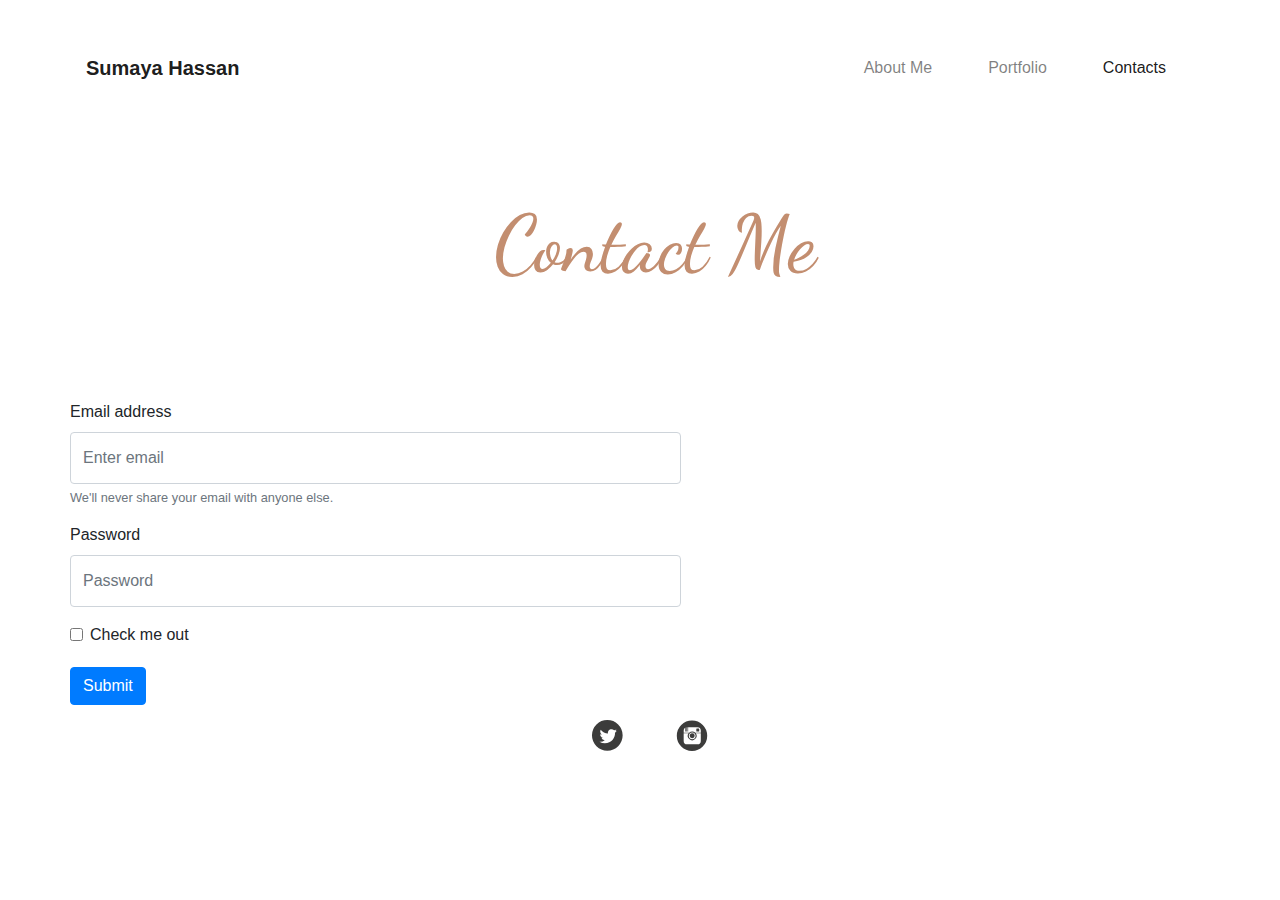
<file: contact.html>
<!DOCTYPE html>
<html lang="en-us">

<head>
    <meta charset="UTF-8">
    <meta name="viewport" content="width=device-width, initial-scale=1.0">
    <meta http-equiv="X-UA-Compatible" content="i.e-edge">
    <title>Contact</title>
    <link
        href="https://fonts.googleapis.com/css2?family=Dancing+Script:wght@500&family=Kaushan+Script&family=Old+Standard+TT:ital@1&family=Playfair+Display:wght@500&family=Rajdhani:wght@300&display=swap"
        rel="stylesheet">
    <link rel="stylesheet" href="https://stackpath.bootstrapcdn.com/bootstrap/4.5.2/css/bootstrap.min.css"
        integrity="sha384-JcKb8q3iqJ61gNV9KGb8thSsNjpSL0n8PARn9HuZOnIxN0hoP+VmmDGMN5t9UJ0Z" crossorigin="anonymous">
    <link rel="stylesheet" href="css/style.css">

</head>

<body>

    
    <section>
        <div class="container">
            <nav class="navbar navbar-expand-lg navbar-light bg-transparent navbar pt-5">
                <a class="navbar-brand logo" href="index.html">Sumaya Hassan</a>
                <button class="navbar-toggler" type="button" data-toggle="collapse" data-target="#navbarNav"
                    aria-controls="navbarNav" aria-expanded="false" aria-label="Toggle navigation">
                    <span class="navbar-toggler-icon"></span>
                </button>
                <div class="collapse navbar-collapse" id="navbarNav">
                    <ul class="navbar-nav ml-auto">
                        <li class="nav-item">
                            <a class="nav-link" href="index.html">About Me<span class="sr-only">(current)</span></a>
                        </li>
                        <li class="nav-item">
                            <a class="nav-link" href="portfolio.html">Portfolio</a>
                        </li>
                        <li class="nav-item active">
                            <a class="nav-link" href="contact.html">Contacts</a>
                        </li>
                    </ul>
                </div>
            </nav>
        </div>

        <div class="container">
            <div class="row header-main">
                <div class="col-md-12">
                    <h1 class="portfolio-title text-center">Contact Me</h1>
                </div>
            </div>
        </div>
    </section>

    <form>
        <div class="container">
            <div class="row">
                <div class="col-md-6">
                    <div class="form-group">
                        <label for="exampleInputEmail1">Email address</label>
                        <input type="email" class="form-control" id="exampleInputEmail1" aria-describedby="emailHelp"
                            placeholder="Enter email">
                        <small id="emailHelp" class="form-text text-muted">We'll never share your email with anyone
                            else.</small>
                    </div>
                    <div class="form-group">
                        <label for="exampleInputPassword1">Password</label>
                        <input type="password" class="form-control" id="exampleInputPassword1" placeholder="Password">
                    </div>
                    <div class="form-check">
                        <input type="checkbox" class="form-check-input" id="exampleCheck1">
                        <label class="form-check-label" for="exampleCheck1">Check me out</label>
                    </div>
                    <button type="submit" class="btn btn-primary">Submit</button>
    </form>
             </div>
          </div>
     </div>



    <footer>
        <div class="container">
            <div class="row">
                <div class="col-md-12">
                    <span class="text-muted"></span>
                    <div class="social-icons-container">
                        <a href="https://twitter.com/sumaya_198"><img src="./imgs/twitter2-01.svg" class="social-icon"
                                alt="Twitter icon" /></a>
                        <a href="https://www.instagram.com/sumaya.h.calligraphy/"><img src="./imgs/insta2-01.svg"
                                class="social-icon" alt="Instagram icon" /></a>
                    </div>
                </div>
            </div>
        </div>
    </footer>




    <script src="https://code.jquery.com/jquery-3.5.1.slim.min.js"
        integrity="sha384-DfXdz2htPH0lsSSs5nCTpuj/zy4C+OGpamoFVy38MVBnE+IbbVYUew+OrCXaRkfj"
        crossorigin="anonymous"></script>
    <script src="https://cdn.jsdelivr.net/npm/popper.js@1.16.1/dist/umd/popper.min.js"
        integrity="sha384-9/reFTGAW83EW2RDu2S0VKaIzap3H66lZH81PoYlFhbGU+6BZp6G7niu735Sk7lN"
        crossorigin="anonymous"></script>
    <script src="https://stackpath.bootstrapcdn.com/bootstrap/4.5.2/js/bootstrap.min.js"
        integrity="sha384-B4gt1jrGC7Jh4AgTPSdUtOBvfO8shuf57BaghqFfPlYxofvL8/KUEfYiJOMMV+rV"
        crossorigin="anonymous"></script>

</body>

</html>
</file>
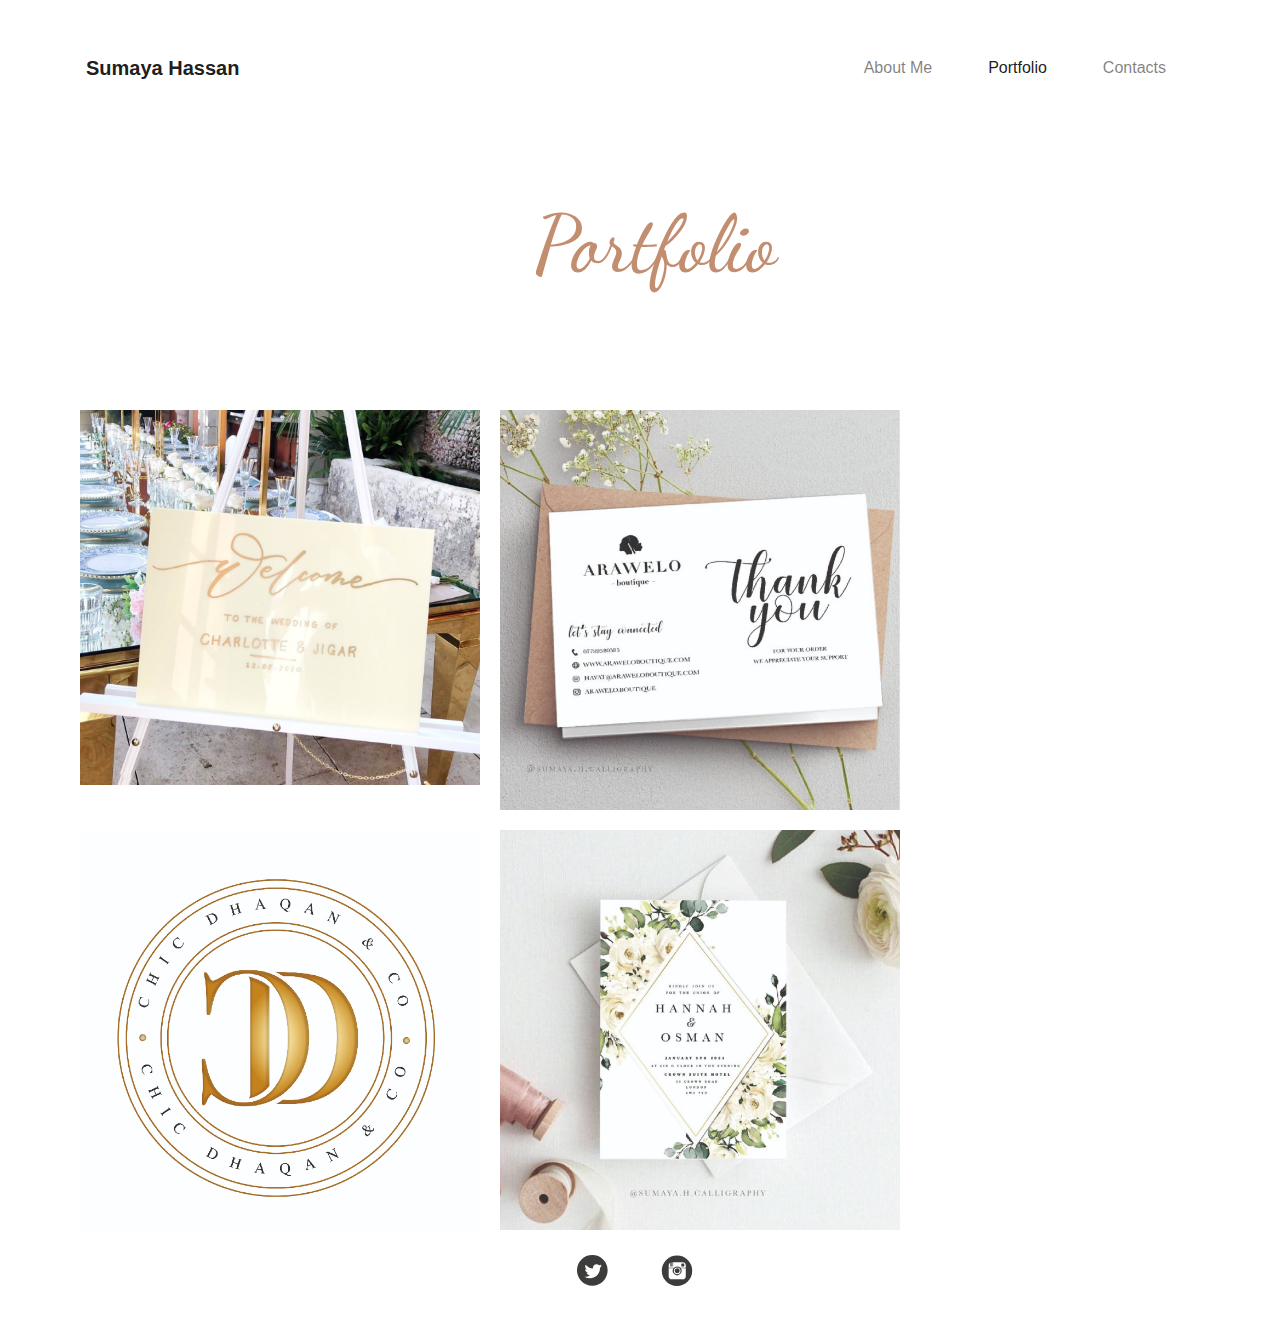
<file: portfolio.html>
<!DOCTYPE html>
<html lang="en-us">

<head>
    <meta charset="UTF-8">
    <meta name="viewport" content="width=device-width, initial-scale=1.0">
    <meta http-equiv="X-UA-Compatible" content="i.e-edge">
    <title>Portfolio</title>
    <link
        href="https://fonts.googleapis.com/css2?family=Dancing+Script:wght@500&family=Kaushan+Script&family=Old+Standard+TT:ital@1&family=Playfair+Display:wght@500&family=Rajdhani:wght@300&display=swap"
        rel="stylesheet">
    <link rel="stylesheet" href="https://stackpath.bootstrapcdn.com/bootstrap/4.5.2/css/bootstrap.min.css"
        integrity="sha384-JcKb8q3iqJ61gNV9KGb8thSsNjpSL0n8PARn9HuZOnIxN0hoP+VmmDGMN5t9UJ0Z" crossorigin="anonymous">
    <link rel="stylesheet" href="css/style.css">

</head>

<body>

    
    <section>
        <div class="container">
            <nav class="navbar navbar-expand-lg navbar-light bg-transparent navbar pt-5">
                <a class="navbar-brand logo" href="index.html">Sumaya Hassan</a>
                <button class="navbar-toggler" type="button" data-toggle="collapse" data-target="#navbarNav"
                    aria-controls="navbarNav" aria-expanded="false" aria-label="Toggle navigation">
                    <span class="navbar-toggler-icon"></span>
                </button>
                <div class="collapse navbar-collapse" id="navbarNav">
                    <ul class="navbar-nav ml-auto">
                        <li class="nav-item">
                            <a class="nav-link" href="index.html">About Me<span class="sr-only">(current)</span></a>
                        </li>
                        <li class="nav-item active">
                            <a class="nav-link" href="portfolio.html">Portfolio</a>
                        </li>
                        <li class="nav-item">
                            <a class="nav-link" href="contact.html">Contacts</a>
                        </li>
                    </ul>
                </div>
            </nav>
        </div>
        <!--Portfolio title-->
        <div class="container">
            <div class="row header-main">
                <div class="col-md-12">
                    <h1 class="portfolio-title text-center">Portfolio</h1>
                </div>
            </div>
        </div>
    </section>
        

    <section>
        <div class="container">
            <div class="row">
                <div class="col-4">
                    <img src="./imgs/charlottte-jigar-welcomesign.jpg"
                        class="image-thumbnail portfolio-img float-left pull-left mr-2" width="400" alt="Welcome-sign">
                </div>
                <div class="col-4">
                    <img src="./imgs/thankyoucard-01.jpg"
                        class="image-thumbnail float-left portfolio-img pull-left mr-2" width="400"
                        alt="Thank you card">
                </div>
            </div>
        </div>

        <div class="container">
            <div class="row">
                <div class="col-4">
                    <img src="./imgs/logobrand-01.jpg" class="image-thumbnail portfolio-img float-left pull-left mr-2"
                        width="400" alt="Logo">
                </div>
                
                <div class="col-4">
                    <img src="./imgs/wedin3-01.jpg" class="image-thumbnail portfolio-img float-left pull-left mr-2"
                        width="400" alt="Wedding invitation">
                </div>
            </div>
        </div>
    </section>

    <footer>
        <div class="container">
            <span class="text-muted"></span>
            <div class="social-icons-container">
                <a href="https://twitter.com/sumaya_198"><img src="./imgs/twitter2-01.svg" class="social-icon"
                        alt="Twitter icon" /></a>
                <a href="https://www.instagram.com/sumaya.h.calligraphy/"><img src="./imgs/insta2-01.svg"
                        class="social-icon" alt="Instagram icon" /></a>

            </div>
        </div>
    </footer>
    
        <script src="https://code.jquery.com/jquery-3.5.1.slim.min.js"
            integrity="sha384-DfXdz2htPH0lsSSs5nCTpuj/zy4C+OGpamoFVy38MVBnE+IbbVYUew+OrCXaRkfj"
            crossorigin="anonymous"></script>
        <script src="https://cdn.jsdelivr.net/npm/popper.js@1.16.1/dist/umd/popper.min.js"
            integrity="sha384-9/reFTGAW83EW2RDu2S0VKaIzap3H66lZH81PoYlFhbGU+6BZp6G7niu735Sk7lN"
            crossorigin="anonymous"></script>
        <script src="https://stackpath.bootstrapcdn.com/bootstrap/4.5.2/js/bootstrap.min.js"
            integrity="sha384-B4gt1jrGC7Jh4AgTPSdUtOBvfO8shuf57BaghqFfPlYxofvL8/KUEfYiJOMMV+rV"
            crossorigin="anonymous"></script>
    
    </body>
    
    </html>
</file>
<file: css/style.css>
/*About-me Section*/

#main {
    background-image: url(../imgs/Untitled-4-01.jpg);
    
    background-size: cover;
    height: 100vh;
   
    
}

#main header {
    text-align: center;
    padding:70px;

}
h1 {
    font-size: 70px;
    text-align: center;
}

header {
    display: flex;
    align-items: center;
}

.intro {
    text-align: center;
    padding:70px;
    font-size: 15px;
    line-break: auto;
    align-items: center;
}

.top-container {
    width: 500px;
    margin: 0 auto;
}

.logo {
    font-weight: 800;
}
.nav-item {
    margin: 0 20px;
}

.header-main {
    margin-top: 200px;
}

.header-name {
    font-family: 'Playfair Display', serif;

}

.header-title {
    font-family: 'Rajdhani', sans-serif;
    font-size: 30px;
    font-weight: 700;
    margin-top: 10px;
    margin-left: 45px;
    
}

.btn-outline-dark {
    margin-left: 180px;
    margin-top: 20px;
}

.about-me-title {
    font-family: 'Dancing Script', cursive;
    font-size: 80px;
    color: #c38e70;
}

.info-aboutme {
    width: 60%;
    font-family: 'Old Standard TT', serif;
    line-height: 2;
    margin-top: 50px;
    font-size: 18px;
}

.my-image {
    margin-top: 80px;
    margin-left: 200px;
    height: 300px;
    width: 350px;

}

footer {
    margin-top: 0;
    text-align: center;
    margin-left: 50px;
   
    
}

*, ::after, ::before {
    box-sizing: inherit;
}

.social-icon {
    height: 40px;
    margin: 10px 20px;
    
}

.socila-icon:after {
    display: block;
    height: 100px;
    width: 80%;
    box-shadow: 0 2px 100px;
}

footer .container {
    margin: 0;
}

.social-icons-container {
    
    padding: 20px;
    position: relative;
    top: -20px;
}



/*Portfolio Section*/



.portfolio-title {

    font-family: 'Dancing Script', cursive;
    font-size: 80px;
    color: #c38e70;
    position: relative;
    top: -100px;
}

.portfolio-img {
    padding: 10px;
}



/*Contact Section*/

.btn-primary {
    margin-top: 20px;
}
</file>
